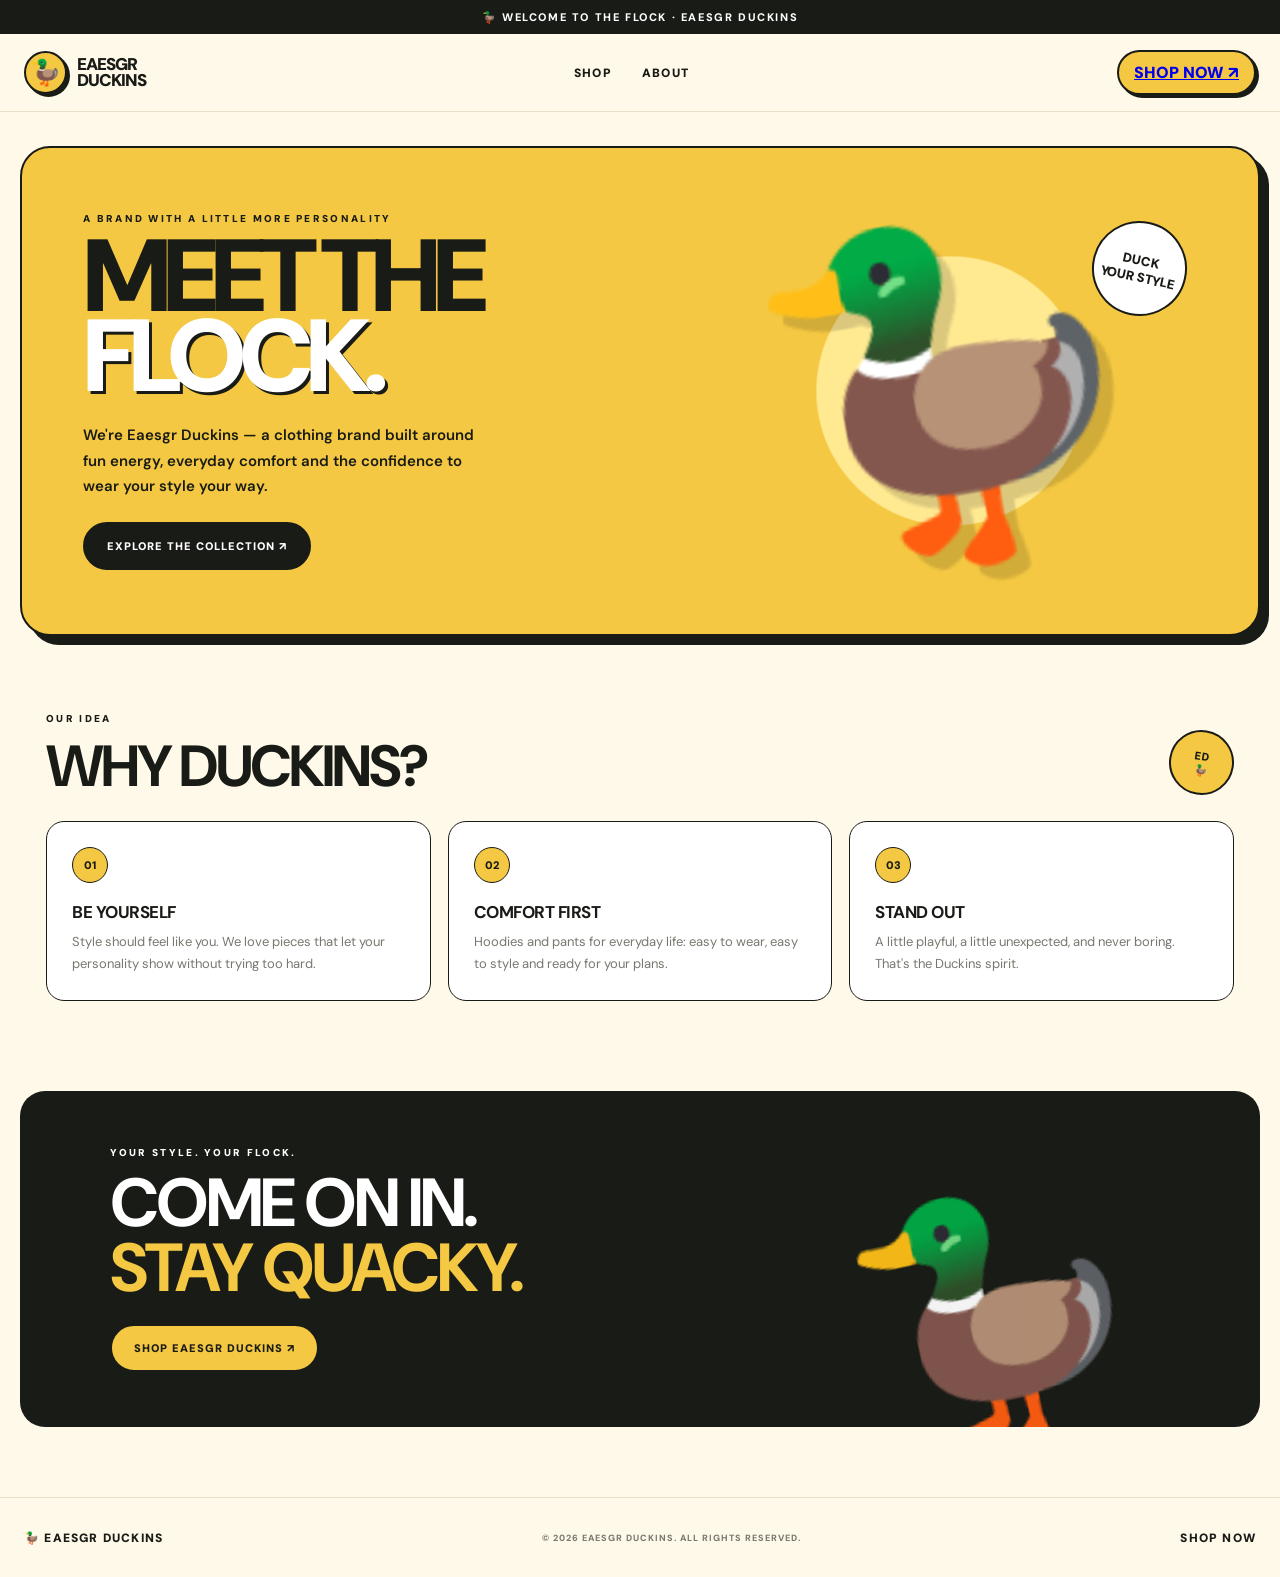
<file: about.html>
<!DOCTYPE html>
<html lang="en">
<head>
  <meta charset="UTF-8">
  <meta name="viewport" content="width=device-width, initial-scale=1.0">
  <meta name="theme-color" content="#f4c842">
  <title>About Us | Eaesgr Duckins</title>
  <link rel="stylesheet" href="style.css">
</head>
<body>
  <div class="announcement">🦆 WELCOME TO THE FLOCK · EAESGR DUCKINS</div>
  <header class="site-header">
    <a class="brand" href="index.html"><span class="brand-duck">🦆</span><span class="brand-name">EAESGR<br>DUCKINS</span></a>
    <nav class="main-nav"><a href="index.html#shop">SHOP</a><a href="about.html">ABOUT</a></nav>
    <a class="cart-button" href="index.html#shop">SHOP NOW ↗</a>
  </header>

  <main>
    <section class="hero about-hero">
      <div class="hero-content">
        <p class="eyebrow">A BRAND WITH A LITTLE MORE PERSONALITY</p>
        <h1>MEET THE<br><span>FLOCK.</span></h1>
        <p class="hero-description">We're Eaesgr Duckins — a clothing brand built around fun energy, everyday comfort and the confidence to wear your style your way.</p>
        <a class="button button-dark" href="index.html#shop">EXPLORE THE COLLECTION ↗</a>
      </div>
      <div class="hero-visual"><span class="hero-duck">🦆</span><span class="hero-sticker">DUCK<br>YOUR STYLE</span></div>
    </section>

    <section class="shop-section story-section">
      <div class="section-heading"><div><p class="eyebrow">OUR IDEA</p><h2>WHY DUCKINS?</h2></div><span class="duck-stamp">ED<br>🦆</span></div>
      <div class="story-grid">
        <article class="story-card"><span>01</span><h3>BE YOURSELF</h3><p>Style should feel like you. We love pieces that let your personality show without trying too hard.</p></article>
        <article class="story-card"><span>02</span><h3>COMFORT FIRST</h3><p>Hoodies and pants for everyday life: easy to wear, easy to style and ready for your plans.</p></article>
        <article class="story-card"><span>03</span><h3>STAND OUT</h3><p>A little playful, a little unexpected, and never boring. That's the Duckins spirit.</p></article>
      </div>
    </section>

    <section class="big-message about-message">
      <p class="eyebrow">YOUR STYLE. YOUR FLOCK.</p>
      <h2>COME ON IN.<br><span>STAY QUACKY.</span></h2>
      <a href="index.html#shop" class="button button-yellow">SHOP EAESGR DUCKINS ↗</a>
      <div class="message-duck">🦆</div>
    </section>
  </main>

  <footer class="site-footer"><a class="footer-brand" href="index.html">🦆 EAESGR DUCKINS</a><span>© 2026 EAESGR DUCKINS. ALL RIGHTS RESERVED.</span><a href="index.html#shop">SHOP NOW</a></footer>
</body>
</html>
</file>
<file: style.css>
@import url('https://fonts.googleapis.com/css2?family=DM+Sans:wght@400;500;600;700;800;900&display=swap');

:root {
  --yellow: #f4c842;
  --yellow-light: #ffe991;
  --ink: #191b16;
  --cream: #fff9e9;
  --orange: #ee7838;
  --muted: #77786f;
  --line: #e8dfc8;
  --white: #fff;
}
* { box-sizing: border-box; }
html { scroll-behavior: smooth; }
body { margin: 0; background: var(--cream); color: var(--ink); font-family: 'DM Sans', Arial, sans-serif; }
button, input, textarea, select { font: inherit; }
button, a { -webkit-tap-highlight-color: transparent; }
button { cursor: pointer; }
.announcement { background: var(--ink); color: white; text-align: center; padding: 10px 12px; font-size: 11px; font-weight: 800; letter-spacing: 1.6px; }
.site-header { height: 78px; padding: 0 max(24px, calc((100% - 1240px)/2)); display: flex; align-items: center; justify-content: space-between; gap: 20px; position: sticky; top: 0; z-index: 10; background: rgba(255,249,233,.95); border-bottom: 1px solid var(--line); backdrop-filter: blur(12px); }
.brand { display: flex; align-items: center; gap: 10px; text-decoration: none; color: var(--ink); }
.brand-duck { width: 43px; height: 43px; border-radius: 50%; display: grid; place-items: center; background: var(--yellow); border: 2px solid var(--ink); font-size: 25px; box-shadow: 3px 3px 0 var(--ink); }
.brand-name { font-size: 17px; font-weight: 1000; letter-spacing: -1px; line-height: .9; }
.main-nav { display: flex; gap: 30px; }
.main-nav a, .site-footer a { text-decoration: none; color: var(--ink); font-size: 12px; font-weight: 900; letter-spacing: 1.2px; }
.main-nav a:hover, .site-footer a:hover { color: var(--orange); }
.cart-button { display: flex; align-items: center; gap: 10px; padding: 10px 15px; border: 2px solid var(--ink); border-radius: 99px; background: var(--yellow); font-weight: 900; box-shadow: 3px 3px 0 var(--ink); }
.cart-count { display: grid; place-items: center; min-width: 23px; height: 23px; border-radius: 50%; background: var(--ink); color: white; font-size: 11px; }
.hero { max-width: 1240px; min-height: 490px; margin: 34px auto 76px; padding: 0 26px; display: grid; grid-template-columns: 1.05fr .95fr; background: var(--yellow); border: 2px solid var(--ink); border-radius: 30px; overflow: hidden; box-shadow: 9px 9px 0 var(--ink); position: relative; }
.hero-content { align-self: center; padding: 54px 35px; z-index: 1; }
.eyebrow { margin: 0 0 12px; font-size: 10px; font-weight: 900; letter-spacing: 2.3px; }
.hero h1 { margin: 0; font-size: clamp(64px, 8vw, 105px); line-height: .78; letter-spacing: -8px; font-weight: 1000; }
.hero h1 span { color: white; text-shadow: 3px 3px 0 var(--ink); }
.hero-description { max-width: 410px; margin: 26px 0 22px; font-size: 15px; line-height: 1.7; font-weight: 600; }
.button { display: inline-flex; align-items: center; justify-content: center; min-height: 48px; padding: 0 22px; border: 2px solid var(--ink); border-radius: 99px; text-decoration: none; font-size: 11px; font-weight: 900; letter-spacing: 1px; transition: transform .2s; }
.button:hover { transform: translateY(-3px); }
.button-dark { color: white; background: var(--ink); }
.hero-visual { min-height: 420px; display: grid; place-items: center; position: relative; background: radial-gradient(circle, var(--yellow-light) 0 36%, transparent 36.5%); }
.hero-duck { font-size: clamp(190px, 27vw, 315px); filter: drop-shadow(12px 16px 0 rgba(0,0,0,.14)); transform: rotate(-10deg); }
.hero-sticker { position: absolute; top: 15%; right: 8%; width: 95px; height: 95px; display: grid; place-content: center; border: 2px solid var(--ink); border-radius: 50%; background: white; text-align: center; font-size: 13px; font-weight: 1000; transform: rotate(12deg); z-index: 1; }
.hero-star { position: absolute; font-size: 48px; }
.star-one { left: 12%; top: 19%; }.star-two { right: 14%; bottom: 15%; }
.shop-section { max-width: 1240px; margin: auto; padding: 0 26px 90px; }
.section-heading { display: flex; align-items: end; justify-content: space-between; margin-bottom: 26px; }
.section-heading h2 { margin: 0; font-size: clamp(38px, 5vw, 58px); letter-spacing: -3px; line-height: 1; }
.muted { color: var(--muted); font-size: 13px; }
.duck-stamp { display: grid; place-content: center; width: 65px; height: 65px; border: 2px solid var(--ink); border-radius: 50%; background: var(--yellow); text-align: center; font-size: 11px; font-weight: 1000; transform: rotate(9deg); }
.category-tabs { display: flex; flex-wrap: wrap; gap: 9px; margin-bottom: 25px; }
.category-tab { padding: 11px 21px; border: 1.5px solid var(--ink); border-radius: 99px; background: transparent; font-size: 11px; font-weight: 900; letter-spacing: 1px; }
.category-tab.active, .category-tab:hover { background: var(--ink); color: white; }
.product-grid { display: grid; grid-template-columns: repeat(4, minmax(0, 1fr)); gap: 19px; }
.product-card { min-width: 0; overflow: hidden; border: 1.5px solid var(--ink); border-radius: 19px; background: white; transition: transform .2s, box-shadow .2s; }
.product-card:hover { transform: translateY(-5px); box-shadow: 5px 6px 0 var(--ink); }
.product-art { height: 220px; display: grid; place-items: center; position: relative; overflow: hidden; background: var(--art, var(--yellow-light)); }
.product-art::before { content: ''; position: absolute; width: 160px; height: 160px; border: 2px dashed rgba(25,27,22,.23); border-radius: 50%; }
.product-emoji { z-index: 1; font-size: 105px; filter: drop-shadow(5px 8px 0 rgba(0,0,0,.12)); }
.product-tag { position: absolute; top: 12px; left: 12px; z-index: 2; padding: 7px 10px; border-radius: 99px; background: var(--orange); color: white; font-size: 9px; font-weight: 1000; letter-spacing: .8px; }
.product-info { padding: 15px; }
.product-info h3 { min-height: 38px; margin: 0 0 5px; font-size: 15px; }
.product-category { margin-bottom: 10px; color: var(--muted); font-size: 10px; font-weight: 800; letter-spacing: 1px; }
.product-price { font-size: 17px; font-weight: 1000; }
.old-price { margin-left: 7px; color: #999; font-size: 12px; text-decoration: line-through; }
.add-button { width: 100%; margin-top: 13px; padding: 11px; border: 1.5px solid var(--ink); border-radius: 10px; background: var(--yellow); font-size: 10px; font-weight: 1000; letter-spacing: .8px; }
.add-button:hover { background: var(--ink); color: white; }
.big-message { max-width: 1240px; min-height: 300px; margin: 0 auto 70px; padding: 55px 7%; overflow: hidden; position: relative; border-radius: 25px; background: var(--ink); color: white; }
.big-message h2 { margin: 0 0 24px; font-size: clamp(38px, 6vw, 68px); line-height: .95; letter-spacing: -3px; }
.big-message h2 span { color: var(--yellow); }
.button-yellow { color: var(--ink); background: var(--yellow); }
.message-duck { position: absolute; right: 9%; bottom: -50px; font-size: 240px; transform: rotate(-12deg); opacity: .95; }
.site-footer { min-height: 80px; padding: 22px max(24px, calc((100% - 1240px)/2)); display: flex; align-items: center; justify-content: space-between; gap: 18px; border-top: 1px solid var(--line); color: var(--muted); font-size: 9px; font-weight: 800; letter-spacing: 1px; }
.footer-brand { color: var(--ink) !important; font-size: 12px !important; }
.drawer-backdrop { position: fixed; inset: 0; z-index: 19; background: rgba(0,0,0,.48); opacity: 0; pointer-events: none; transition: opacity .25s; }
.drawer-backdrop.visible { opacity: 1; pointer-events: auto; }
.cart-drawer { position: fixed; z-index: 20; top: 0; right: 0; width: min(490px, 100%); height: 100dvh; display: flex; flex-direction: column; background: var(--cream); box-shadow: -8px 0 35px rgba(0,0,0,.16); transform: translateX(105%); transition: transform .28s ease; }
.cart-drawer.open { transform: translateX(0); }
.drawer-header { display: flex; align-items: center; justify-content: space-between; padding: 21px 22px; border-bottom: 1px solid var(--line); }
.drawer-header .eyebrow { margin-bottom: 4px; }.drawer-header h2 { margin: 0; font-size: 22px; letter-spacing: -1px; }
.close-cart { width: 38px; height: 38px; border: 1px solid var(--ink); border-radius: 50%; background: transparent; font-size: 25px; }
.cart-items { flex: 1; overflow: auto; padding: 8px 22px; }
.empty-cart { padding: 45px 10px; text-align: center; color: var(--muted); font-size: 13px; line-height: 1.7; }.empty-cart span { font-size: 55px; }
.cart-line { display: grid; grid-template-columns: 1fr auto; gap: 8px; padding: 16px 0; border-bottom: 1px solid var(--line); }
.cart-line h3 { margin: 0 0 5px; font-size: 14px; }.cart-line-price { font-size: 12px; font-weight: 900; }
.cart-line-controls { display: flex; flex-wrap: wrap; gap: 7px; margin-top: 10px; }
.cart-line select { min-width: 105px; max-width: 145px; padding: 8px 7px; border: 1px solid var(--line); border-radius: 8px; background: white; font-size: 11px; }
.remove-item { align-self: start; border: 0; background: none; color: #bd4c30; font-size: 11px; font-weight: 900; }
.checkout-area { max-height: 57%; overflow: auto; padding: 16px 22px 22px; border-top: 1px solid var(--line); }
.subtotal, .delivery-cost { display: flex; justify-content: space-between; align-items: center; font-size: 13px; font-weight: 900; }.subtotal { margin-bottom: 8px; }.delivery-cost { margin-bottom: 15px; color: var(--muted); }.subtotal strong, .delivery-cost strong { font-size: 16px; color: var(--text); }
.form-title { margin: 0 0 11px; font-size: 11px; font-weight: 1000; letter-spacing: 1.3px; }
#order-form label { display: block; margin: 9px 0 5px; font-size: 10px; font-weight: 900; }
#order-form input:not([type=hidden]), #order-form textarea { width: 100%; padding: 11px 12px; border: 1px solid var(--line); border-radius: 9px; background: white; outline: none; font-size: 12px; }
#order-form input:focus, #order-form textarea:focus { border-color: var(--ink); }
#order-form textarea { min-height: 62px; resize: vertical; }

.submit-order { width: 100%; margin-top: 13px; padding: 14px; border: 0; border-radius: 10px; background: var(--ink); color: white; font-size: 11px; font-weight: 1000; letter-spacing: 1px; }
.submit-order:disabled { opacity: .6; cursor: wait; }
.form-note, .form-status { color: var(--muted); font-size: 10px; line-height: 1.5; }.form-status { font-weight: 800; }
.toast { position: fixed; z-index: 30; bottom: 20px; left: 50%; max-width: calc(100% - 30px); padding: 12px 18px; border-radius: 99px; background: var(--ink); color: white; font-size: 12px; font-weight: 800; opacity: 0; pointer-events: none; transform: translate(-50%, 15px); transition: .2s; }.toast.show { opacity: 1; transform: translate(-50%, 0); }

@media (max-width: 900px) { .hero { margin-left: 20px; margin-right: 20px; }.product-grid { grid-template-columns: repeat(2, minmax(0, 1fr)); }.message-duck { right: 1%; opacity: .35; } }
@media (max-width: 600px) {
  .announcement { font-size: 9px; letter-spacing: .8px; }.site-header { height: 68px; padding: 0 15px; }.brand-duck { width: 37px; height: 37px; font-size: 21px; }.brand-name { font-size: 14px; }.main-nav { display: none; }.cart-button { padding: 8px 11px; font-size: 11px; }
  .hero { display: flex; flex-direction: column; margin: 20px 14px 58px; padding: 0; min-height: auto; border-radius: 22px; }.hero-content { padding: 34px 24px 5px; }.hero h1 { font-size: 69px; letter-spacing: -5px; }.hero-description { margin: 19px 0; font-size: 13px; }.hero-visual { min-height: 220px; }.hero-duck { font-size: 190px; }.hero-sticker { width: 75px; height: 75px; font-size: 11px; }.hero-star { font-size: 30px; }
  .shop-section { padding: 0 14px 60px; }.section-heading h2 { font-size: 42px; }.muted { font-size: 11px; }.duck-stamp { width: 53px; height: 53px; }.category-tabs { gap: 6px; }.category-tab { padding: 10px 14px; font-size: 10px; }.product-grid { gap: 11px; }.product-art { height: 155px; }.product-emoji { font-size: 78px; }.product-art::before { width: 120px; height: 120px; }.product-info { padding: 11px; }.product-info h3 { min-height: 34px; font-size: 12px; }.product-price { font-size: 14px; }.add-button { padding: 10px 5px; font-size: 9px; }
  .big-message { margin: 0 14px 45px; min-height: 270px; padding: 40px 25px; }.big-message h2 { font-size: 43px; }.message-duck { right: -25px; bottom: -50px; font-size: 180px; opacity: .25; }.site-footer { padding: 20px 15px; flex-wrap: wrap; font-size: 8px; }
  .checkout-area { max-height: 62%; }
}

/* About page */
.about-hero { margin-top: 34px; }
.story-grid { display: grid; grid-template-columns: repeat(3, 1fr); gap: 17px; }
.story-card { padding: 25px; border: 1.5px solid var(--ink); border-radius: 18px; background: white; }
.story-card > span { display: inline-grid; place-items: center; width: 36px; height: 36px; border-radius: 50%; background: var(--yellow); border: 1.5px solid var(--ink); font-size: 11px; font-weight: 1000; }
.story-card h3 { margin: 18px 0 8px; font-size: 17px; letter-spacing: -.5px; }
.story-card p { margin: 0; color: var(--muted); font-size: 13px; line-height: 1.7; }
.about-message { margin-top: 0; }
@media (max-width: 600px) { .story-grid { grid-template-columns: 1fr; gap: 11px; }.story-card { padding: 20px; } }

/* Product photo for Classic Duck Hoodie */
.product-photo { width: 100%; height: 100%; object-fit: contain; display: block; position: absolute; inset: 0; z-index: 1; background: #e8e7e2; }
.product-art:has(.product-photo)::before { display: none; }

.product-color-label{display:block;margin:10px 0 5px;font-size:10px;font-weight:900;letter-spacing:.8px}.product-color-select{display:block;width:100%;padding:10px;border:1px solid var(--line);border-radius:9px;background:#fff;font-size:12px;margin-bottom:9px}


/* Classic Duck Hoodie image gallery */
.product-photo[data-open-gallery="classic-duck"] { cursor: zoom-in; }
.product-gallery-modal {
  position: fixed; inset: 0; z-index: 99999;
  display: none; align-items: center; justify-content: center;
  padding: 22px; background: rgba(0,0,0,.82);
}
.product-gallery-modal.is-open { display: flex; }
.product-gallery-panel {
  position: relative; width: min(920px, 96vw); max-height: 94vh;
  display: flex; flex-direction: column; align-items: center; gap: 14px;
  padding: 22px; border-radius: 16px; background: #fff; overflow: auto;
}
.product-gallery-main {
  display: block; max-width: 100%; width: auto; height: auto;
  max-height: 70vh; object-fit: contain;
}
.product-gallery-close {
  position: sticky; top: 0; align-self: flex-end; z-index: 1;
  width: 40px; height: 40px; border: 0; border-radius: 50%;
  background: #171717; color: #fff; font-size: 30px; line-height: 1;
  cursor: pointer; margin-bottom: -40px;
}
.product-gallery-thumbs {
  display: flex; justify-content: center; flex-wrap: wrap; gap: 10px;
}
.product-gallery-thumb {
  width: 82px; height: 96px; padding: 3px; overflow: hidden;
  border: 2px solid #ddd; border-radius: 8px; background: #fff; cursor: pointer;
}
.product-gallery-thumb.active { border-color: #111; }
.product-gallery-thumb img { width: 100%; height: 100%; object-fit: cover; }
@media (max-width: 600px) {
  .product-gallery-panel { padding: 12px; }
  .product-gallery-main { max-height: 66vh; }
}

/* Emphasize the final order total and separate it clearly from delivery cost. */
.cart-total {
  display: flex;
  justify-content: space-between;
  align-items: center;
  gap: 24px;
  margin-top: 10px;
  padding-top: 15px;
  border-top: 1px solid var(--line);
  font-size: 15px;
  font-weight: 1000;
}
.cart-total span,
.cart-total strong {
  font-weight: 1000;
}
.cart-total strong {
  font-size: 19px;
  color: var(--text);
  white-space: nowrap;
}
</file>
